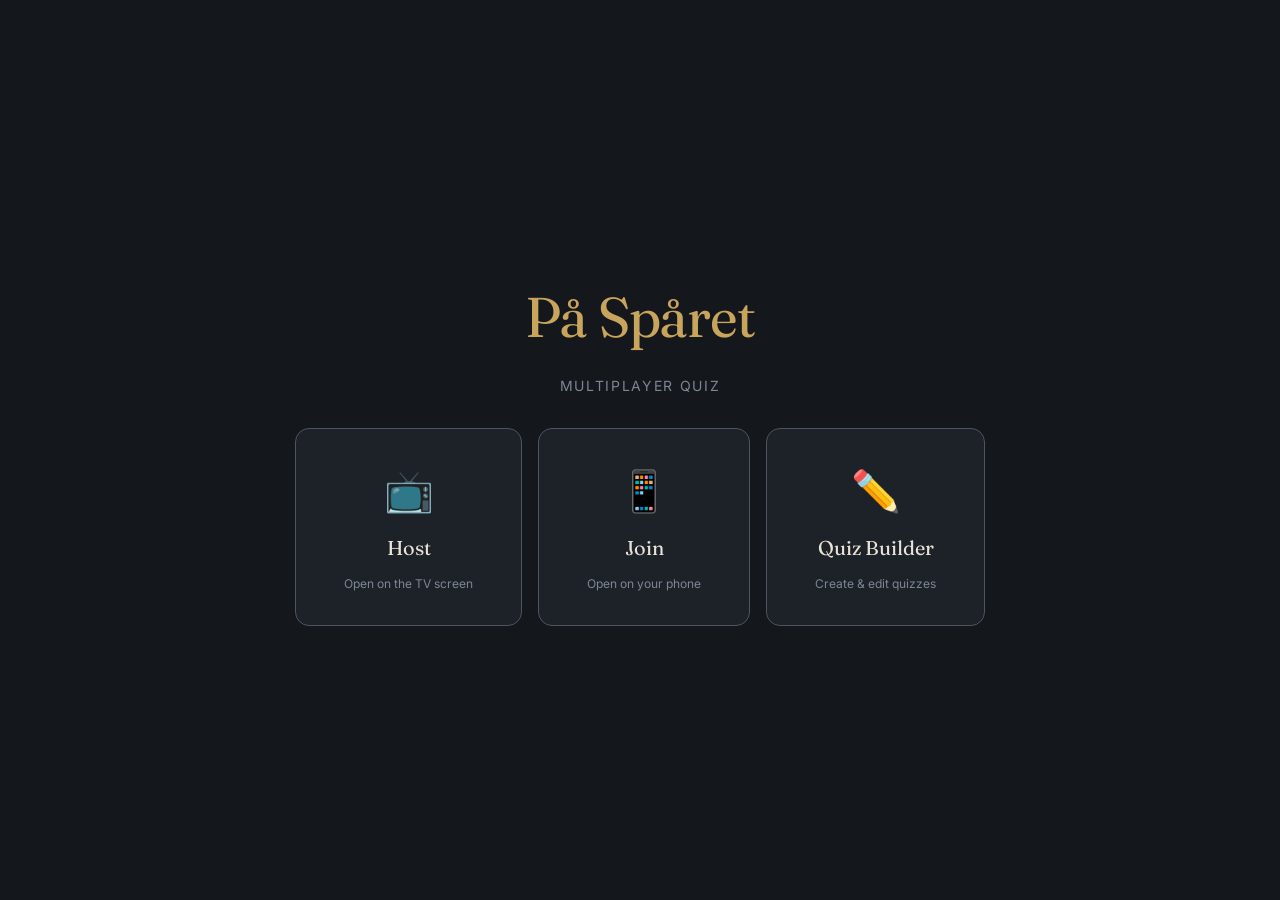
<file: index.html>
<!DOCTYPE html>
<html lang="en">
<head>
  <meta charset="UTF-8" />
  <meta name="viewport" content="width=device-width, initial-scale=1.0" />
  <title>På Spåret</title>
  <link rel="preconnect" href="https://fonts.googleapis.com" />
  <link rel="preconnect" href="https://fonts.gstatic.com" crossorigin />
  <link href="https://fonts.googleapis.com/css2?family=Fraunces:opsz,wght@9..144,600;9..144,700&family=Inter:wght@400;500;600&family=JetBrains+Mono:wght@500&display=swap" rel="stylesheet" />
  <link rel="stylesheet" href="css/styles.css" />
  <style>
    body{display:flex;align-items:center;justify-content:center;min-height:100vh;}
    .landing{display:flex;flex-direction:column;align-items:center;gap:var(--space-6);text-align:center;padding:var(--space-8);}
    .landing-title{font-family:var(--font-display);font-size:var(--text-3xl);color:var(--color-brass);letter-spacing:-0.02em;}
    .landing-subtitle{font-size:var(--text-sm);color:var(--color-slate);letter-spacing:0.12em;text-transform:uppercase;margin-top:calc(-1 * var(--space-4));}
    .landing-cards{display:flex;gap:var(--space-4);flex-wrap:wrap;justify-content:center;}
    .landing-card{display:flex;flex-direction:column;align-items:center;gap:var(--space-3);padding:var(--space-6) var(--space-8);background:var(--color-panel);border:1px solid var(--color-slate-dim);border-radius:var(--radius-lg);text-decoration:none;color:var(--color-parchment);min-width:180px;transition:border-color var(--duration-fast),transform var(--duration-fast);}
    .landing-card:hover{border-color:var(--color-brass);transform:translateY(-2px);}
    .landing-card-icon{font-size:2.5rem;}
    .landing-card-title{font-family:var(--font-display);font-size:var(--text-lg);}
    .landing-card-desc{font-size:var(--text-xs);color:var(--color-slate);text-align:center;}
  </style>
</head>
<body>
  <div class="landing">
    <div class="landing-title">På Spåret</div>
    <div class="landing-subtitle">Multiplayer Quiz</div>
    <div class="landing-cards">
      <a class="landing-card" href="host.html"><span class="landing-card-icon">📺</span><span class="landing-card-title">Host</span><span class="landing-card-desc">Open on the TV screen</span></a>
      <a class="landing-card" href="player.html"><span class="landing-card-icon">📱</span><span class="landing-card-title">Join</span><span class="landing-card-desc">Open on your phone</span></a>
      <a class="landing-card" href="admin.html"><span class="landing-card-icon">✏️</span><span class="landing-card-title">Quiz Builder</span><span class="landing-card-desc">Create &amp; edit quizzes</span></a>
    </div>
  </div>
</body>
</html>
</file>
<file: css/styles.css>
/* styles.css — shared design tokens */
:root {
  --color-ink: #14171c; --color-panel: #1d2128; --color-panel-alt: #262b33;
  --color-brass: #c9a45c; --color-brass-bright: #ddbd7c;
  --color-slate: #7d8694; --color-slate-dim: #4d5560;
  --color-parchment: #e8e3d8; --color-parchment-dim: #b8b3a8;
  --color-rust: #a8493f; --color-rust-bright: #c45c50; --color-moss: #5c8364;
  --font-display: "Fraunces", Georgia, serif;
  --font-body: "Inter", -apple-system, BlinkMacSystemFont, "Segoe UI", sans-serif;
  --font-mono: "JetBrains Mono", "SF Mono", Consolas, monospace;
  --text-xs: 0.75rem; --text-sm: 0.875rem; --text-base: 1rem;
  --text-lg: 1.25rem; --text-xl: 1.75rem; --text-2xl: 2.5rem; --text-3xl: 3.5rem;
  --space-1: 0.25rem; --space-2: 0.5rem; --space-3: 0.75rem; --space-4: 1rem;
  --space-5: 1.5rem; --space-6: 2rem; --space-8: 3rem; --space-10: 4rem;
  --radius-sm: 4px; --radius-md: 8px; --radius-lg: 14px;
  --shadow-panel: 0 4px 24px rgba(0,0,0,0.35); --shadow-elevated: 0 8px 40px rgba(0,0,0,0.5);
  --ease-standard: cubic-bezier(0.4,0,0.2,1);
  --duration-fast: 150ms; --duration-base: 250ms; --duration-slow: 500ms;
}
@media (prefers-reduced-motion: reduce) { :root { --duration-fast:0ms;--duration-base:0ms;--duration-slow:0ms; } *,*::before,*::after{animation-duration:0.01ms!important;animation-iteration-count:1!important;transition-duration:0.01ms!important;} }
*,*::before,*::after{box-sizing:border-box;margin:0;padding:0;}
html{color-scheme:dark;}
body{background:var(--color-ink);color:var(--color-parchment);font-family:var(--font-body);font-size:var(--text-base);line-height:1.5;-webkit-font-smoothing:antialiased;}
h1,h2,h3,h4{font-family:var(--font-display);font-weight:600;line-height:1.15;color:var(--color-parchment);}
a{color:var(--color-brass);}
button{font-family:var(--font-body);cursor:pointer;}
input,textarea,select{font-family:var(--font-body);color:var(--color-parchment);background:var(--color-panel-alt);border:1px solid var(--color-slate-dim);border-radius:var(--radius-sm);padding:var(--space-2) var(--space-3);font-size:var(--text-base);}
input:focus-visible,textarea:focus-visible,select:focus-visible,button:focus-visible,[tabindex]:focus-visible{outline:2px solid var(--color-brass);outline-offset:2px;}
.btn{display:inline-flex;align-items:center;justify-content:center;gap:var(--space-2);padding:var(--space-2) var(--space-4);border-radius:var(--radius-sm);border:1px solid transparent;font-size:var(--text-sm);font-weight:600;letter-spacing:0.02em;transition:background var(--duration-fast) var(--ease-standard),border-color var(--duration-fast) var(--ease-standard),transform var(--duration-fast) var(--ease-standard);}
.btn:active{transform:translateY(1px);}
.btn-primary{background:var(--color-brass);color:var(--color-ink);}
.btn-primary:hover{background:var(--color-brass-bright);}
.btn-secondary{background:transparent;color:var(--color-parchment);border-color:var(--color-slate-dim);}
.btn-secondary:hover{border-color:var(--color-slate);background:var(--color-panel-alt);}
.btn-danger{background:transparent;color:var(--color-rust);border-color:var(--color-rust);}
.btn-danger:hover{background:var(--color-rust);color:var(--color-parchment);}
.btn:disabled{opacity:0.4;cursor:not-allowed;pointer-events:none;}
.panel{background:var(--color-panel);border-radius:var(--radius-lg);border:1px solid var(--color-slate-dim);box-shadow:var(--shadow-panel);}
.label{display:block;font-size:var(--text-xs);font-weight:600;letter-spacing:0.06em;text-transform:uppercase;color:var(--color-slate);margin-bottom:var(--space-1);}
.field{width:100%;display:flex;flex-direction:column;gap:var(--space-1);margin-bottom:var(--space-4);}
.mono{font-family:var(--font-mono);letter-spacing:0.02em;}
.divider{height:1px;background:linear-gradient(90deg,transparent,var(--color-slate-dim) 15%,var(--color-slate-dim) 85%,transparent);border:none;margin:var(--space-4) 0;}
.tag{display:inline-flex;align-items:center;padding:var(--space-1) var(--space-2);border-radius:var(--radius-sm);font-size:var(--text-xs);font-weight:600;letter-spacing:0.04em;text-transform:uppercase;background:var(--color-panel-alt);color:var(--color-slate);border:1px solid var(--color-slate-dim);}
.tag-brass{color:var(--color-brass);border-color:var(--color-brass);}
.visually-hidden{position:absolute;width:1px;height:1px;padding:0;margin:-1px;overflow:hidden;clip:rect(0,0,0,0);white-space:nowrap;border:0;}
.toast{position:fixed;bottom:var(--space-6);left:50%;transform:translateX(-50%);background:var(--color-panel);border:1px solid var(--color-brass);border-radius:var(--radius-md);padding:var(--space-3) var(--space-5);box-shadow:var(--shadow-elevated);font-size:var(--text-sm);z-index:1000;animation:toast-in var(--duration-base) var(--ease-standard);}
.toast.toast-error{border-color:var(--color-rust);}
@keyframes toast-in{from{opacity:0;transform:translateX(-50%) translateY(8px);}to{opacity:1;transform:translateX(-50%) translateY(0);}}
</file>
